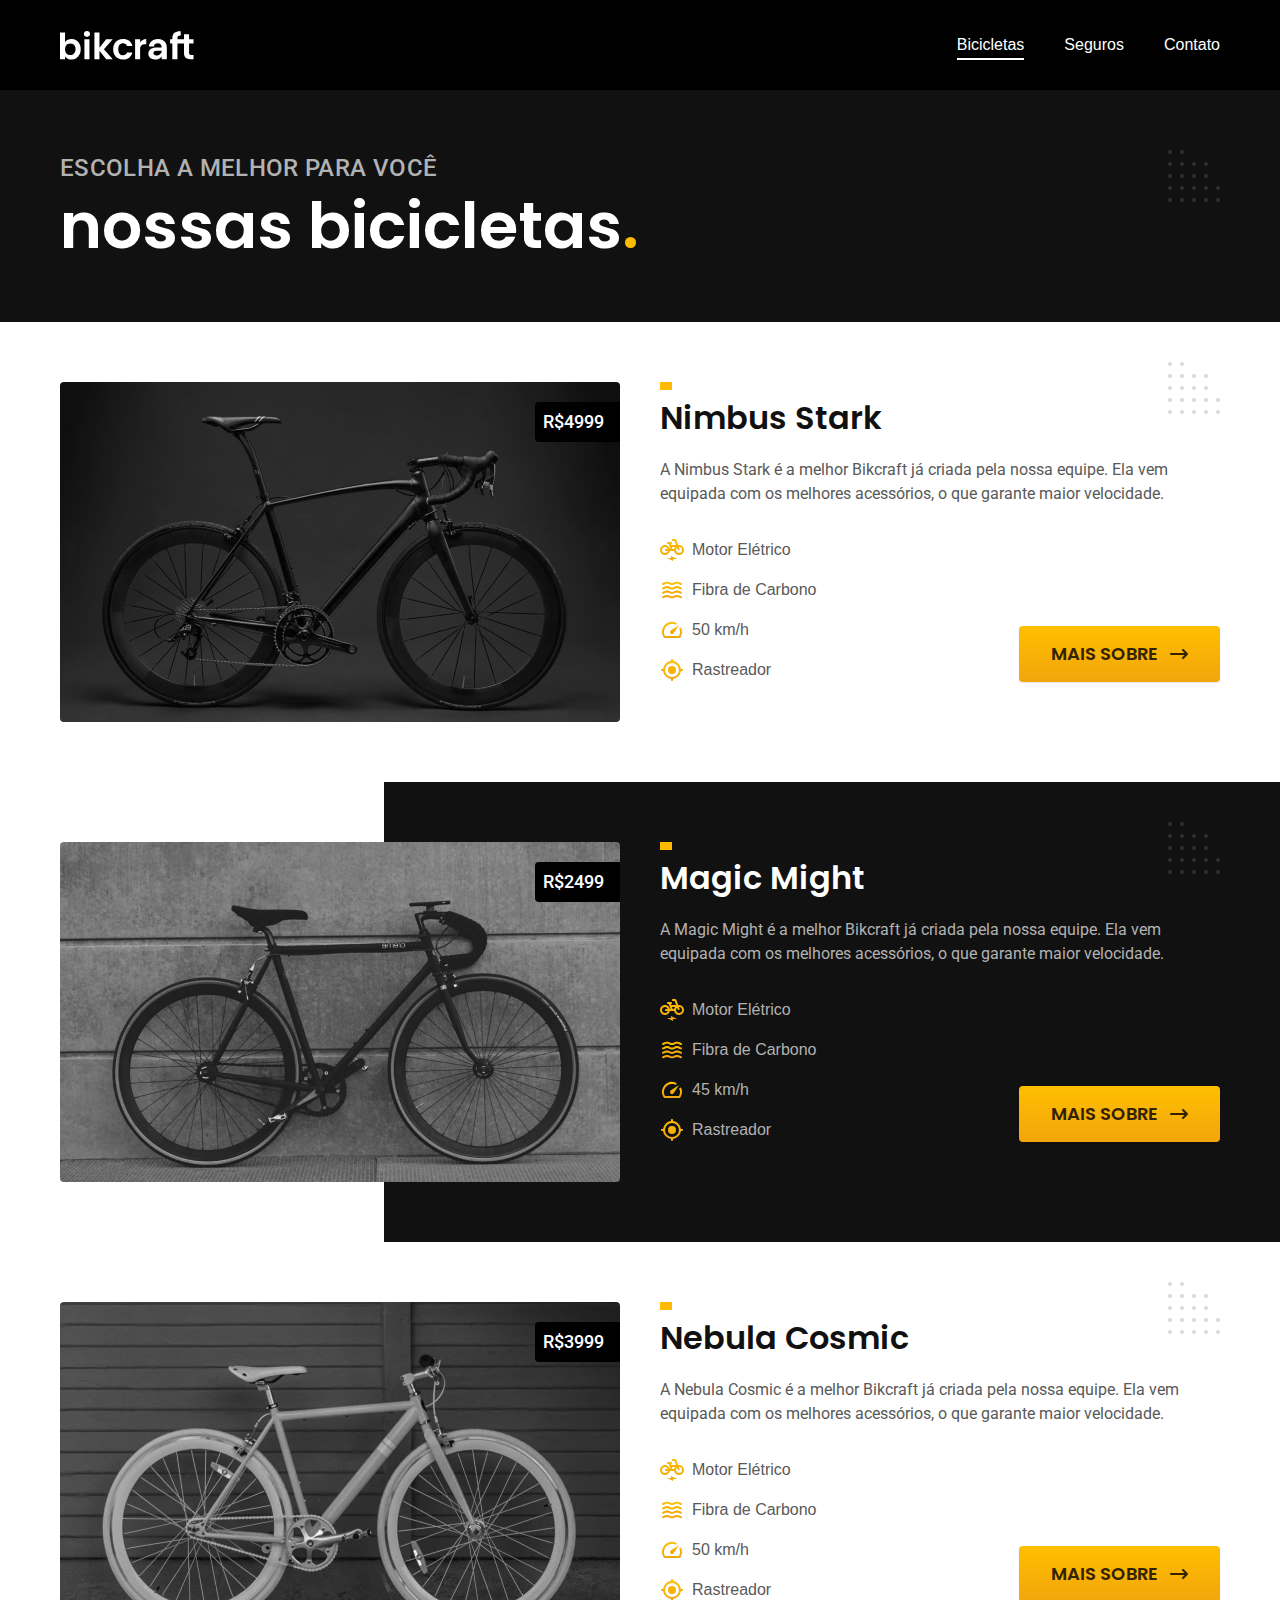
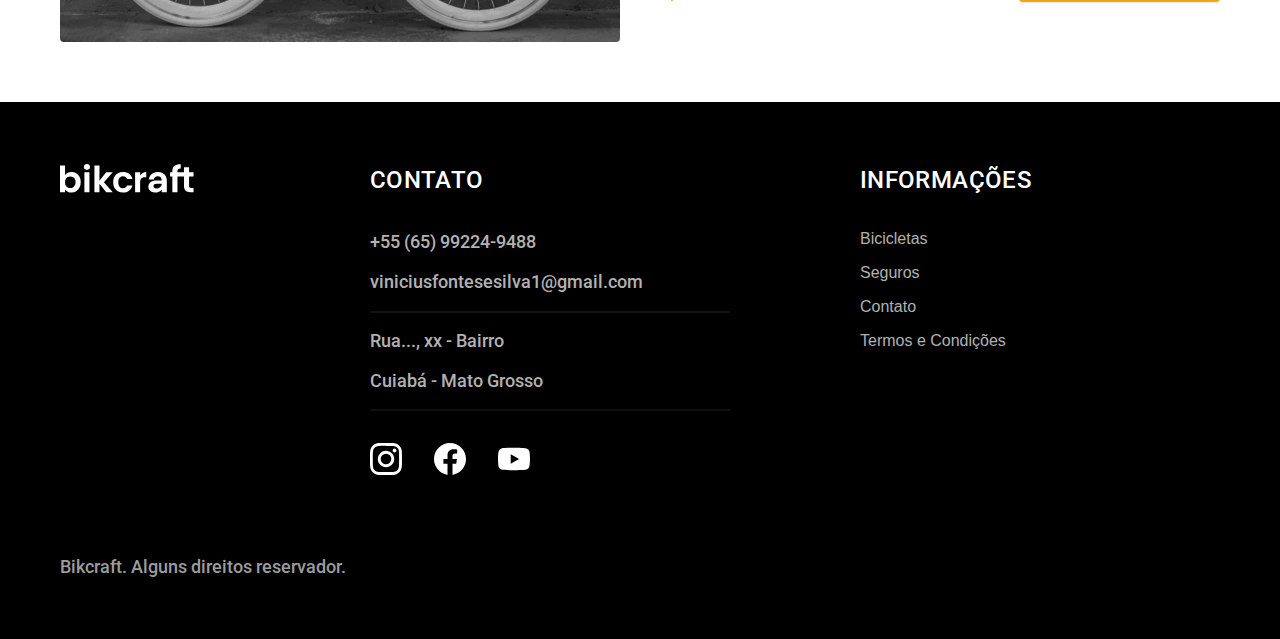
<file: bicicletas.html>
<!DOCTYPE html>
<html lang="pt-br">

<head>
    <meta charset="UTF-8">
    <meta name="viewport" content="width=device-width, initial-scale=1.0">
    <title>Bicicletas | Bikcraft - Bicicletas Elétricas</title>
    <meta name="description" content="Bicicletas da Bikcraft.">
    <link rel="shortcut icon" href="./favicon.svg" type="image/svg+xml">
    <link rel="preload" href="./css/style.min.css" as="style">
    <link rel="stylesheet" href="./css/style.min.css">

    <link rel="preconnect" href="https://fonts.googleapis.com">
    <link rel="preconnect" href="https://fonts.gstatic.com" crossorigin>
    <link href="https://fonts.googleapis.com/css2?family=Merriweather:ital,wght@0,300;0,400;0,700;0,900;1,300;1,400;1,700;1,900&family=Poppins:ital,wght@0,100;0,200;0,300;0,400;0,500;0,600;0,700;0,800;0,900;1,100;1,200;1,300;1,400;1,500;1,600;1,700;1,800;1,900&family=Roboto:ital,wght@0,100;0,300;0,400;0,500;0,700;0,900;1,100;1,300;1,400;1,500;1,700;1,900&display=swap" rel="stylesheet">
    <script>document.documentElement.classList.add('js');</script>
</head>

<body id="bicicleta">
    <header class="header-bg">
        <div class="header container">
            <a href="./">
                <img src="./img/bikcraft.svg" alt="Bikcraft">
            </a>

            <nav aria-label="primaria">
                <ul class="header-menu font-1-m cor-0">
                    <li><a href="./bicicletas.html">Bicicletas</a></li>
                    <li><a href="./seguros.html">Seguros</a></li>
                    <li><a href="./contato.html">Contato</a></li>
                </ul>
            </nav>
        </div>
    </header>

    <main>
        <div class="titulo-bg">
            <div class="titulo container">
                <p class="font-2-l-b cor-5">Escolha a melhor para você</p>
                <h1 class="font-1-xxl cor-0">nossas bicicletas<span class="cor-p1">.</span></h1>
            </div>
        </div>

        <div class="bicicletas-bg">

            <div class="bicicletas container">
                <div class="bicicletas-imagem">
                    <img src="img/bicicletas/nimbus.jpg" alt="Bicicleta preta">
                    <span class="font-2-m cor-0">R$4999</span>
                </div>

                <div class="bicicletas-conteudo">
                    <h2 class="font-1-xl">Nimbus Stark</h2>
                    <p class="font-2-s cor-8">A Nimbus Stark é a melhor Bikcraft já criada pela nossa equipe. Ela vem equipada com os melhores acessórios, o que garante maior velocidade.</p>
                    <ul class="font-1-m cor-8">
                        <li>
                            <img src="img/icones/eletrica.svg" alt="">
                            Motor Elétrico
                        </li>
                        <li>
                            <img src="img/icones/carbono.svg" alt="">
                            Fibra de Carbono
                        </li>
                        <li>
                            <img src="img/icones/velocidade.svg" alt="">
                            50 km/h
                        </li>
                        <li>
                            <img src="img/icones/rastreador.svg" alt="">
                            Rastreador
                        </li>
                    </ul>
                    <a class="botao seta" href="./bicicletas/nimbus.html">Mais Sobre</a>
                </div>
            </div>

        </div>

        <div class="bicicletas-bg">

            <div class="bicicletas container">
                <div class="bicicletas-imagem">
                    <img src="img/bicicletas/magic.jpg" alt="Bicicleta preta">
                    <span class="font-2-m cor-0">R$2499</span>
                </div>

                <div class="bicicletas-conteudo">
                    <h2 class="font-1-xl cor-0">Magic Might</h2>
                    <p class="font-2-s cor-5">A Magic Might é a melhor Bikcraft já criada pela nossa equipe. Ela vem equipada com os melhores acessórios, o que garante maior velocidade.</p>
                    <ul class="font-1-m cor-5">
                        <li>
                            <img src="img/icones/eletrica.svg" alt="">
                            Motor Elétrico
                        </li>
                        <li>
                            <img src="img/icones/carbono.svg" alt="">
                            Fibra de Carbono
                        </li>
                        <li>
                            <img src="img/icones/velocidade.svg" alt="">
                            45 km/h
                        </li>
                        <li>
                            <img src="img/icones/rastreador.svg" alt="">
                            Rastreador
                        </li>
                    </ul>
                    <a class="botao seta" href="./bicicletas/magic.html">Mais Sobre</a>
                </div>
            </div>

        </div>

        <div class="bicicletas-bg">

            <div class="bicicletas container">
                <div class="bicicletas-imagem">
                    <img src="img/bicicletas/nebula.jpg" alt="Bicicleta preta">
                    <span class="font-2-m cor-0">R$3999</span>
                </div>

                <div class="bicicletas-conteudo">
                    <h2 class="font-1-xl">Nebula Cosmic</h2>
                    <p class="font-2-s cor-8">A Nebula Cosmic é a melhor Bikcraft já criada pela nossa equipe. Ela vem equipada com os melhores acessórios, o que garante maior velocidade.</p>
                    <ul class="font-1-m cor-8">
                        <li>
                            <img src="img/icones/eletrica.svg" alt="">
                            Motor Elétrico
                        </li>
                        <li>
                            <img src="img/icones/carbono.svg" alt="">
                            Fibra de Carbono
                        </li>
                        <li>
                            <img src="img/icones/velocidade.svg" alt="">
                            50 km/h
                        </li>
                        <li>
                            <img src="img/icones/rastreador.svg" alt="">
                            Rastreador
                        </li>
                    </ul>
                    <a class="botao seta" href="./bicicletas/nebula.html">Mais Sobre</a>
                </div>
            </div>

        </div>
    </main>



    <footer class="footer-bg">
        <div class="footer container">
            <img src="img/bikcraft.svg" alt="Bikcraft">
            <div class="footer-contato">
                <h3 class="font-2-l-b cor-0">Contato</h3>
                <ul class="font-2-m cor-5">
                    <li><a href="tel:+5565992249488">+55 (65) 99224-9488</a></li>
                    <li><a href="mailto:viniciusfontesesilva1@gmail.com">viniciusfontesesilva1@gmail.com</a></li>
                    <li>Rua..., xx - Bairro</li>
                    <li>Cuiabá - Mato Grosso</li>
                </ul>
                <div class="footer-redes">
                    <a href="#">
                        <img src="img/redes/instagram.svg" alt="Instagram">
                    </a>
                    <a href="#">
                        <img src="img/redes/facebook.svg" alt="facebook">
                    </a>
                    <a href="#">
                        <img src="img/redes/youtube.svg" alt="youtube">
                    </a>
                </div>
            </div>
            <div class="footer-informacoes">
                <h3 class="font-2-l-b cor-0">Informações</h3>
                <nav>
                    <ul class="font-1-m cor-5">
                        <li><a href="./bicicletas.html">Bicicletas</a></li>
                        <li><a href="./seguros.html">Seguros</a></li>
                        <li><a href="./contato.html">Contato</a></li>
                        <li><a href="./termos.html">Termos e Condições</a></li>
                    </ul>
                </nav>
            </div>
            <p class="footer-copy font-2-m cor-6">Bikcraft. Alguns direitos reservador.</p>
        </div>
    </footer>
    <script src="./js/script.js"></script>
</body>

</html>
</file>
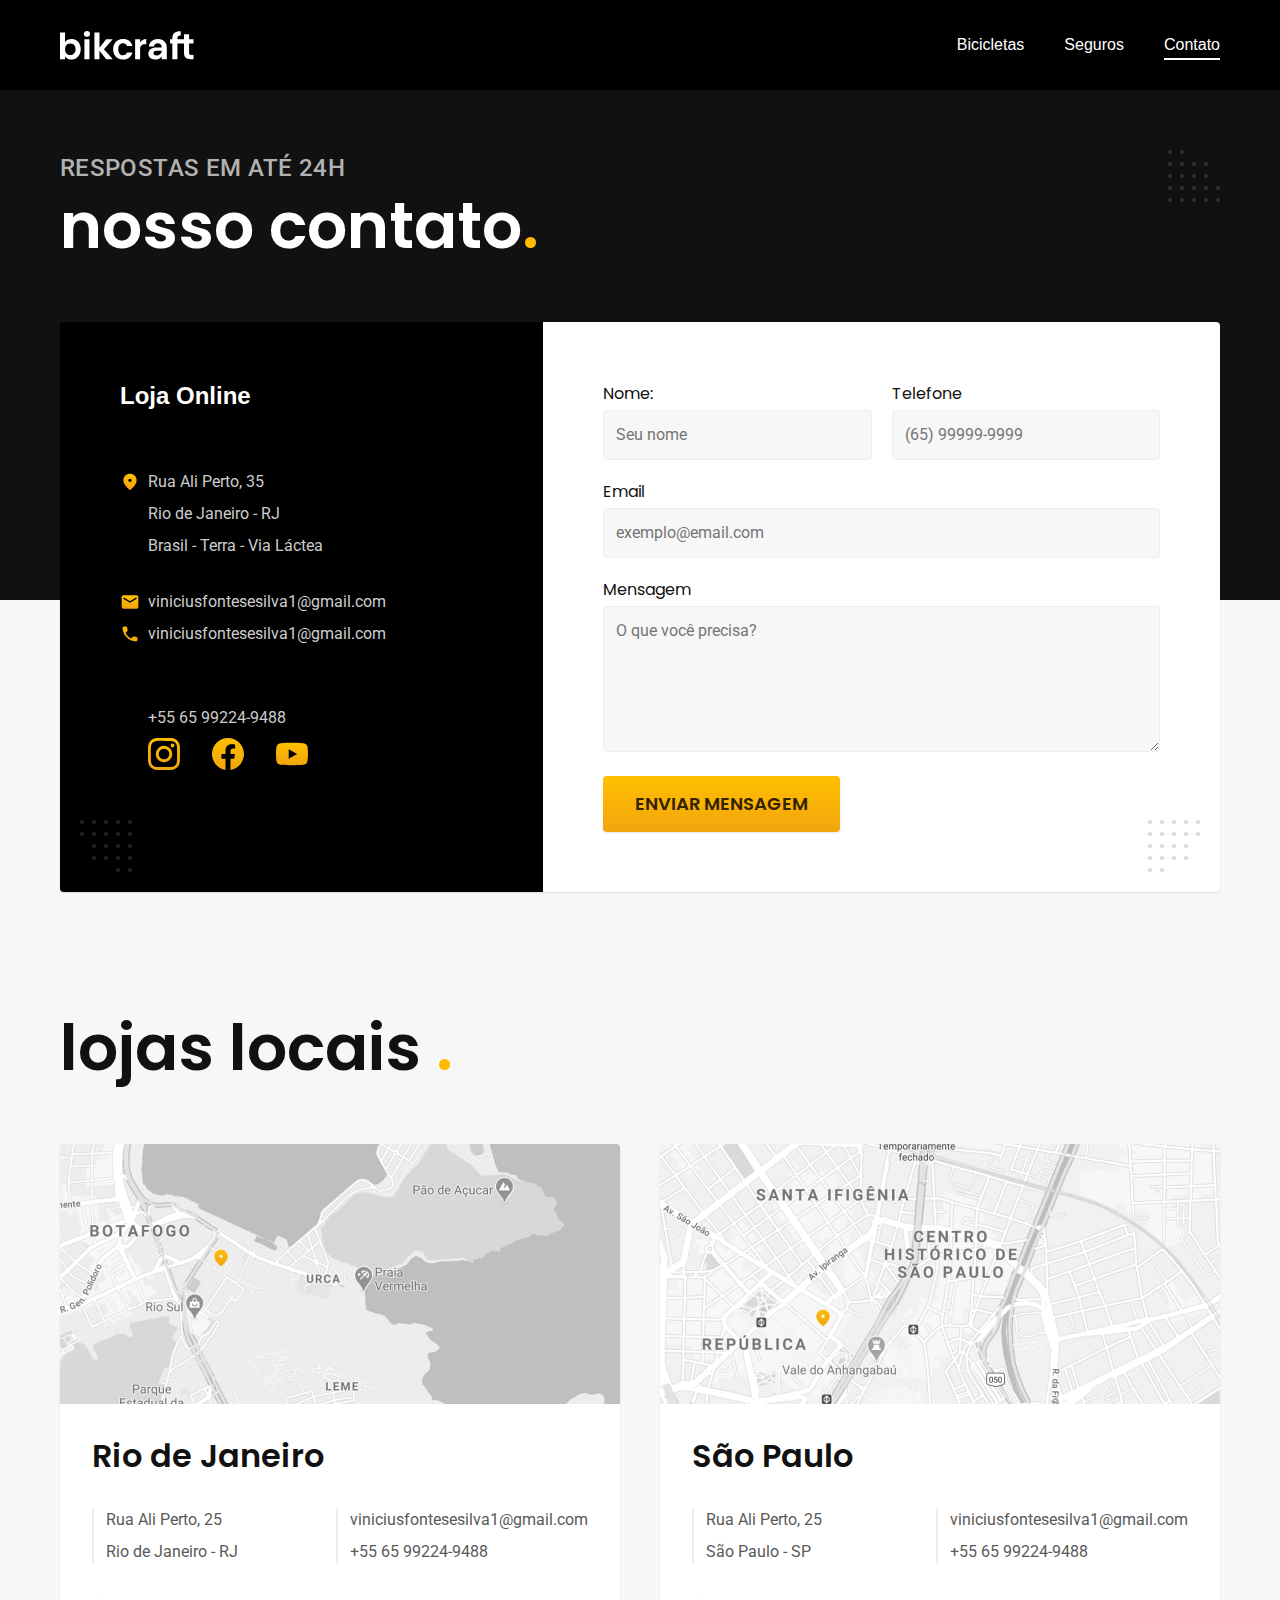
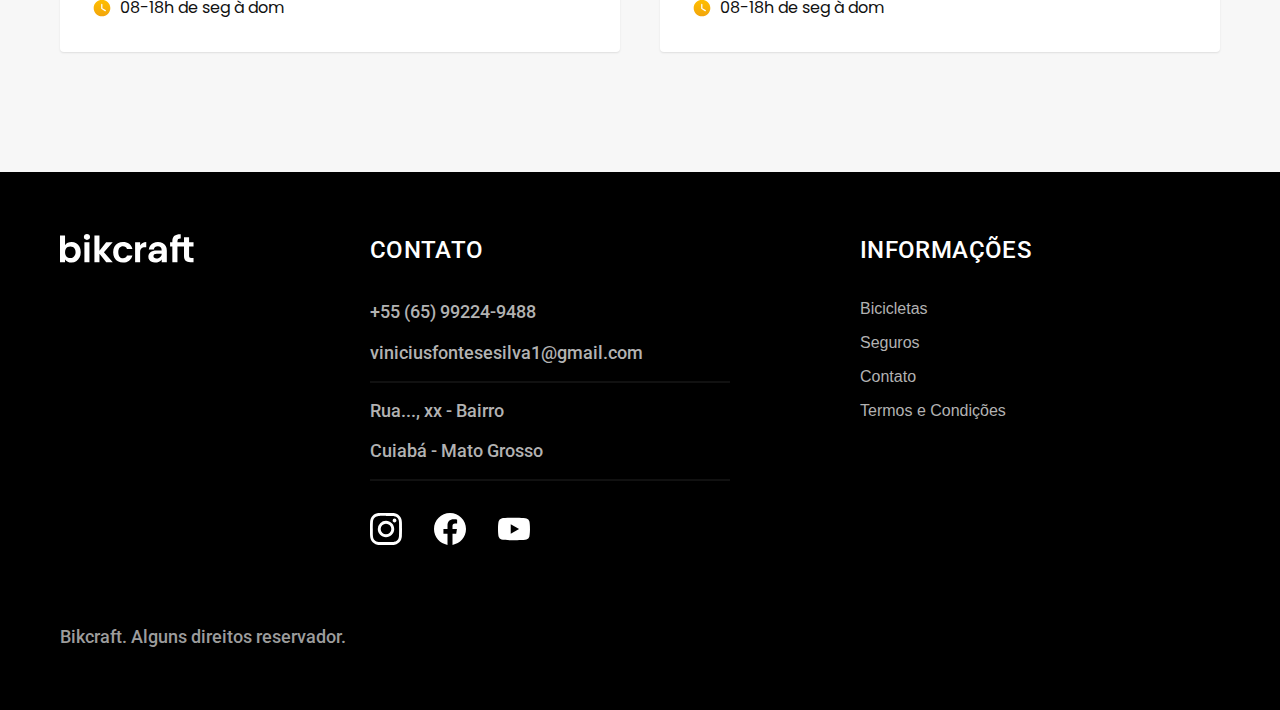
<file: contato.html>
<!DOCTYPE html>
<html lang="pt-br">

<head>
    <meta charset="UTF-8">
    <meta name="viewport" content="width=device-width, initial-scale=1.0">
    <title>Contato | Bikcraft - Bicicletas Elétricas</title>
    <meta name="description" content="Contato.">
    <link rel="shortcut icon" href="./favicon.svg" type="image/svg+xml">
    <link rel="preload" href="./css/style.min.css" as="style">
    <link rel="stylesheet" href="./css/style.min.css">

    <link rel="preconnect" href="https://fonts.googleapis.com">
    <link rel="preconnect" href="https://fonts.gstatic.com" crossorigin>
    <link href="https://fonts.googleapis.com/css2?family=Merriweather:ital,wght@0,300;0,400;0,700;0,900;1,300;1,400;1,700;1,900&family=Poppins:ital,wght@0,100;0,200;0,300;0,400;0,500;0,600;0,700;0,800;0,900;1,100;1,200;1,300;1,400;1,500;1,600;1,700;1,800;1,900&family=Roboto:ital,wght@0,100;0,300;0,400;0,500;0,700;0,900;1,100;1,300;1,400;1,500;1,700;1,900&display=swap" rel="stylesheet">
    <script>document.documentElement.classList.add('js');</script>
</head>

<body id="contato">
    <header class="header-bg">
        <div class="header container">
            <a href="./">
                <img src="./img/bikcraft.svg" alt="Bikcraft">
            </a>

            <nav aria-label="primaria">
                <ul class="header-menu font-1-m cor-0">
                    <li><a href="./bicicletas.html">Bicicletas</a></li>
                    <li><a href="./seguros.html">Seguros</a></li>
                    <li><a href="./contato.html">Contato</a></li>
                </ul>
            </nav>
        </div>
    </header>

    <main>
        <div class="titulo-bg">
            <div class="titulo container">
                <p class="font-2-l-b cor-5">Respostas em até 24h</p>
                <h1 class="font-1-xxl cor-0">nosso contato<span class="cor-p1">.</span></h1>
            </div>
        </div>

        <div class="contato container">
            <section class="contato-dados" aria-label="Endereço">
                <h2 class="font-1-m cor-0">Loja Online</h2>
                <div class="contato-endereco font-2-s cor-4">
                    <p>Rua Ali Perto, 35</p>
                    <p>Rio de Janeiro - RJ</p>
                    <p>Brasil - Terra - Via Láctea</p>
                </div>
                <address class="contato-meios font-2-s cor-4">
                    <a href="mailto:viniciusfontesesilva1@gmail.com">viniciusfontesesilva1@gmail.com</a>
                    <a href="mailto:viniciusfontesesilva1@gmail.com">viniciusfontesesilva1@gmail.com</a>
                    <a href="tel:+5565992249488">+55 65 99224-9488</a>
                </address>
                <div class="contato-redes">
                    <a href="#">
                        <img src="img/redes/instagram-p.svg" alt="Instagram">
                    </a>
                    <a href="#">
                        <img src="img/redes/facebook-p.svg" alt="facebook">
                    </a>
                    <a href="#">
                        <img src="img/redes/youtube-p.svg" alt="youtube">
                    </a>
                </div>
            </section>
            <section class="contato-formulario" aria-label="Formulário">
                <form action="./contato.html" class="form">
                    <div>
                        <label for="nome">Nome:</label>
                        <input type="text" name="nome" id="nome" placeholder="Seu nome">
                    </div>
                    <div>
                        <label for="telefone">Telefone</label>
                        <input type="text" name="telefone" id="telefone" placeholder="(65) 99999-9999">
                    </div>
                    <div class="col-2">
                        <label for="email">Email</label>
                        <input type="email" name="email" id="email" placeholder="exemplo@email.com">
                    </div>
                    <div class="col-2">
                        <label for="mensagem">Mensagem</label>
                        <textarea rows="5" name="mensagem" id="mensagem" placeholder="O que você precisa?"></textarea>
                    </div>
                    <button class="botao col-2">Enviar Mensagem</button>
                </form>
            </section>
        </div>

        <article class="lojas container">
            <h2 class="font-1-xxl">lojas locais <span class="cor-p1">.</span></h2>
            <div class="lojas-item">
                <img src="./img/lojas/rj.jpg" alt="mapa marcando o endereço em Rua Ali Perto, 25 - Rio de Janeiro - RJ">
                <div class="lojas-conteudo">
                    <h3 class="font-1-xl">Rio de Janeiro</h3>
                    <div class="lojas-dados font-2-s cor-8">
                        <p>Rua Ali Perto, 25</p>
                        <p>Rio de Janeiro - RJ</p>
                    </div>
                    <div class="lojas-dados font-2-s cor-8">
                        <a href="mailto:viniciusfontesesilva1@gmail.com">viniciusfontesesilva1@gmail.com</a>
                        <a href="tel:+5565992249488">+55 65 99224-9488</a>
                    </div>
                    <p class="lojas-tempo font-1-s"><img src="./img/icones/horario.svg" alt="">08-18h de seg à dom</p>
                </div>
            </div>

            <div class="lojas-item">
                <img src="./img/lojas/sp.jpg" alt="mapa marcando o endereço em Rua Ali Perto, 25 - São Paulo - SP">
                <div class="lojas-conteudo">
                    <h3 class="font-1-xl">São Paulo</h3>
                    <div class="lojas-dados font-2-s cor-8">
                        <p>Rua Ali Perto, 25</p>
                        <p>São Paulo - SP</p>
                    </div>
                    <div class="lojas-dados font-2-s cor-8">
                        <a href="mailto:viniciusfontesesilva1@gmail.com">viniciusfontesesilva1@gmail.com</a>
                        <a href="tel:+5565992249488">+55 65 99224-9488</a>
                    </div>
                    <p class="lojas-tempo font-1-s"><img src="./img/icones/horario.svg" alt="">08-18h de seg à dom</p>
                </div>
            </div>
        </article>
    </main>



    <footer class="footer-bg">
        <div class="footer container">
            <img src="img/bikcraft.svg" alt="Bikcraft">
            <div class="footer-contato">
                <h3 class="font-2-l-b cor-0">Contato</h3>
                <ul class="font-2-m cor-5">
                    <li><a href="tel:+5565992249488">+55 (65) 99224-9488</a></li>
                    <li><a href="mailto:viniciusfontesesilva1@gmail.com">viniciusfontesesilva1@gmail.com</a></li>
                    <li>Rua..., xx - Bairro</li>
                    <li>Cuiabá - Mato Grosso</li>
                </ul>
                <div class="footer-redes">
                    <a href="#">
                        <img src="img/redes/instagram.svg" alt="Instagram">
                    </a>
                    <a href="#">
                        <img src="img/redes/facebook.svg" alt="facebook">
                    </a>
                    <a href="#">
                        <img src="img/redes/youtube.svg" alt="youtube">
                    </a>
                </div>
            </div>
            <div class="footer-informacoes">
                <h3 class="font-2-l-b cor-0">Informações</h3>
                <nav>
                    <ul class="font-1-m cor-5">
                        <li><a href="./bicicletas.html">Bicicletas</a></li>
                        <li><a href="./seguros.html">Seguros</a></li>
                        <li><a href="./contato.html">Contato</a></li>
                        <li><a href="./termos.html">Termos e Condições</a></li>
                    </ul>
                </nav>
            </div>
            <p class="footer-copy font-2-m cor-6">Bikcraft. Alguns direitos reservador.</p>
        </div>
    </footer>
    <script src="./js/script.js"></script>
</body>

</html>
</file>
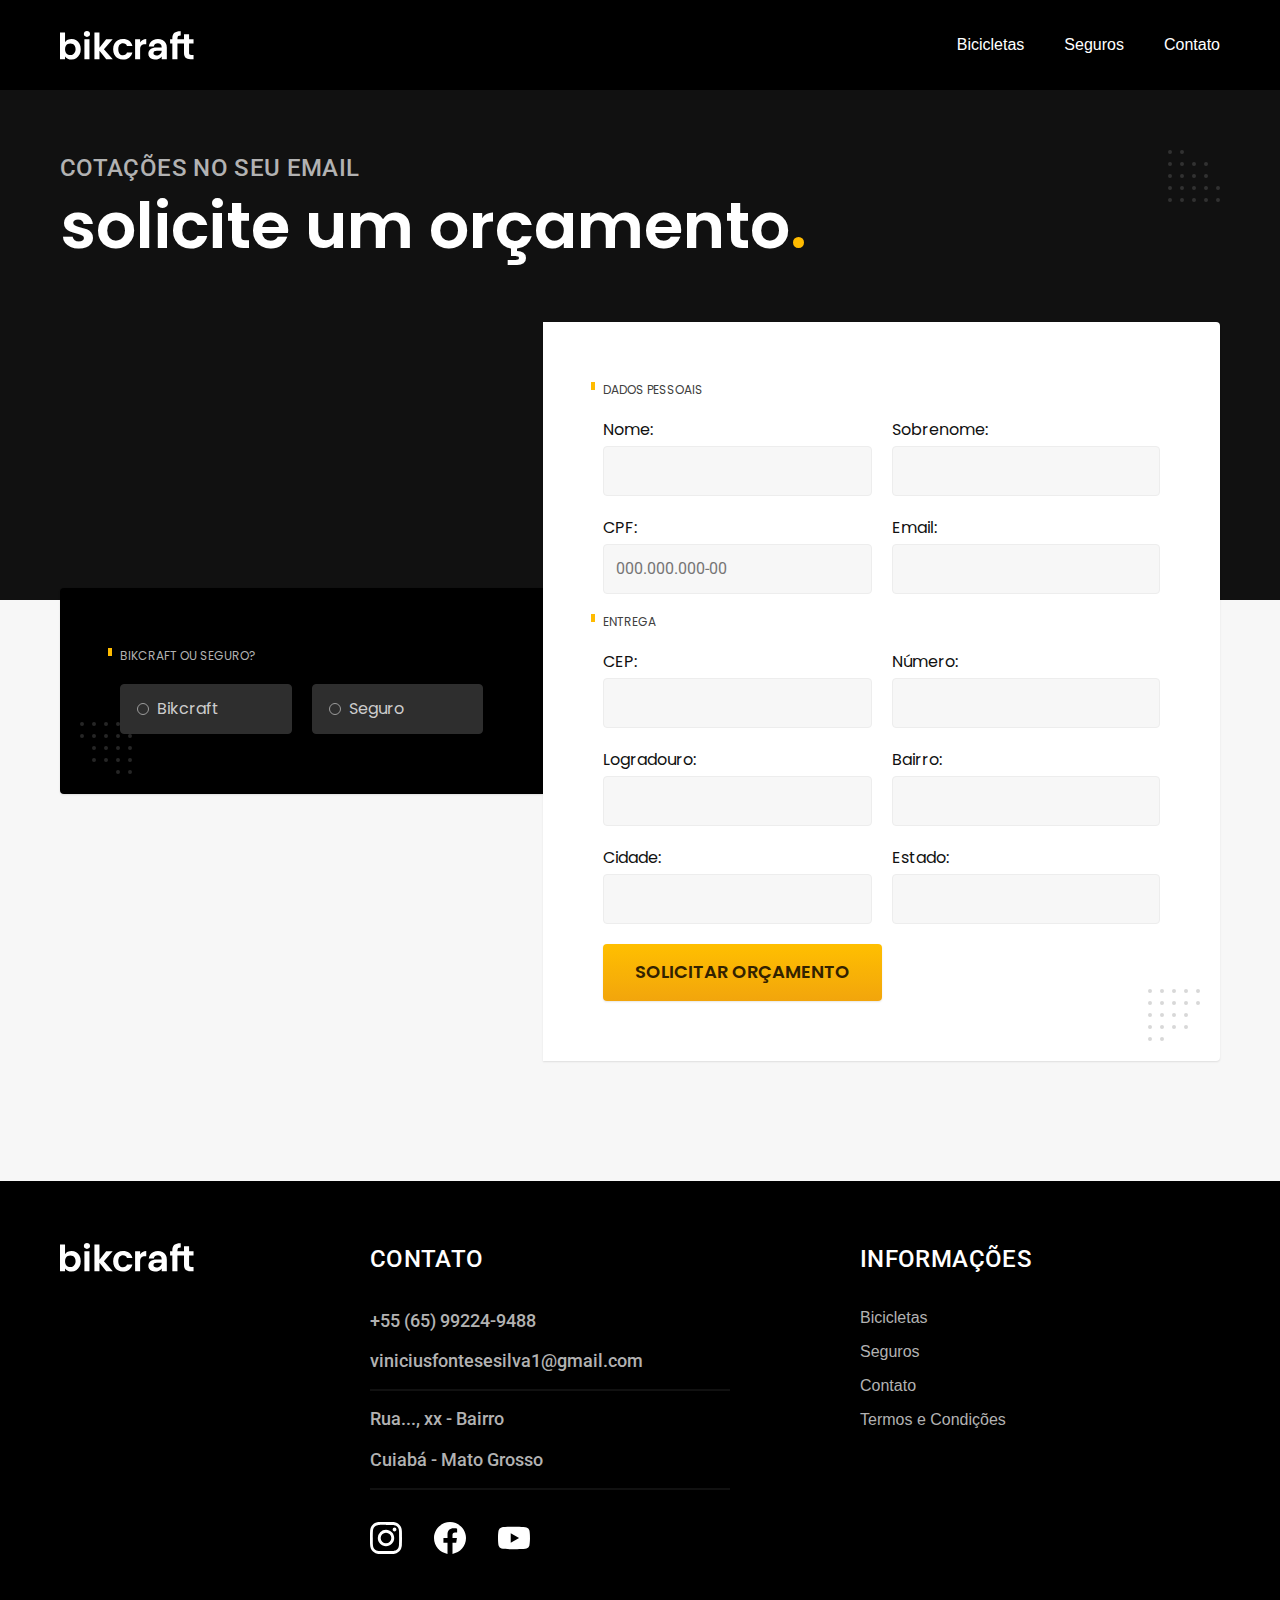
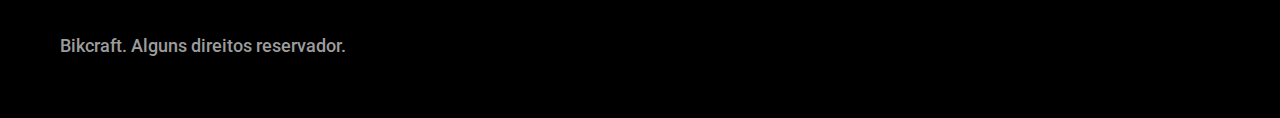
<file: orcamento.html>
<!DOCTYPE html>
<html lang="pt-br">

<head>
    <meta charset="UTF-8">
    <meta name="viewport" content="width=device-width, initial-scale=1.0">
    <title>Orçamento | Bikcraft - Bicicletas Elétricas</title>
    <meta name="description" content="Orçamento.">
    <link rel="shortcut icon" href="./favicon.svg" type="image/svg+xml">
    <link rel="preload" href="./css/style.min.css" as="style">
    <link rel="stylesheet" href="./css/style.min.css">

    <link rel="preconnect" href="https://fonts.googleapis.com">
    <link rel="preconnect" href="https://fonts.gstatic.com" crossorigin>
    <link href="https://fonts.googleapis.com/css2?family=Merriweather:ital,wght@0,300;0,400;0,700;0,900;1,300;1,400;1,700;1,900&family=Poppins:ital,wght@0,100;0,200;0,300;0,400;0,500;0,600;0,700;0,800;0,900;1,100;1,200;1,300;1,400;1,500;1,600;1,700;1,800;1,900&family=Roboto:ital,wght@0,100;0,300;0,400;0,500;0,700;0,900;1,100;1,300;1,400;1,500;1,700;1,900&display=swap" rel="stylesheet">
    <script>document.documentElement.classList.add('js');</script>
</head>

<body id="orcamento">
    <header class="header-bg">
        <div class="header container">
            <a href="./">
                <img src="./img/bikcraft.svg" alt="Bikcraft">
            </a>

            <nav aria-label="primaria">
                <ul class="header-menu font-1-m cor-0">
                    <li><a href="./bicicletas.html">Bicicletas</a></li>
                    <li><a href="./seguros.html">Seguros</a></li>
                    <li><a href="./contato.html">Contato</a></li>
                </ul>
            </nav>
        </div>
    </header>

    <main>
        <div class="titulo-bg">
            <div class="titulo container">
                <p class="font-2-l-b cor-5">Cotações no seu email</p>
                <h1 class="font-1-xxl cor-0">solicite um orçamento<span class="cor-p1">.</span></h1>
            </div>
        </div>

        <form class="orcamento container" action="">

            <div class="orcamento-produto">
                <h2 class="font-1-xs cor-5">Bikcraft ou Seguro?</h2>

                <input type="radio" name="tipo" value="bikcraft" id="bikcraft">
                <label for="bikcraft">Bikcraft</label>

                <input type="radio" name="tipo" value="seguro" id="seguro">
                <label for="seguro">Seguro</label>

                <div class="orcamento-conteudo" id="orcamento-bikcraft">
                    <h2 class="font-1-xs cor-5">Escolha a sua</h2>

                    <input type="radio" name="produto" value="nimbus" id="nimbus">
                    <label for="nimbus">Nimbus Stark <span>R$ 4999</span></label>
                    <div class="orcamento-detalhes">
                        <ul class="font-1-xs cor-8">
                            <li><img src="./img/icones/eletrica.svg" alt=""> Motor Elétrico</li>
                            <li><img src="./img/icones/carbono.svg" alt=""> Fibra de Carbono</li>
                            <li><img src="./img/icones/velocidade.svg" alt=""> 50 km/h</li>
                            <li><img src="./img/icones/rastreador.svg" alt=""> Rastreador</li>
                        </ul>
                        <img src="./img/bicicletas/nimbus.jpg" alt="Bicicleta Preta">
                    </div>

                    <input type="radio" name="produto" value="magic" id="magic">
                    <label for="magic">Magic Might <span>R$ 2499</span></label>
                    <div class="orcamento-detalhes">
                        <ul class="font-1-xs cor-8">
                            <li><img src="./img/icones/eletrica.svg" alt=""> Motor Elétrico</li>
                            <li><img src="./img/icones/carbono.svg" alt=""> Fibra de Carbono</li>
                            <li><img src="./img/icones/velocidade.svg" alt=""> 45 km/h</li>
                            <li><img src="./img/icones/rastreador.svg" alt=""> Rastreador</li>
                        </ul>
                        <img src="./img/bicicletas/magic.jpg" alt="Bicicleta Preta">
                    </div>

                    <input type="radio" name="produto" value="nebula" id="nebula">
                    <label for="nebula">Nebula Cosmic <span>R$ 3999</span></label>
                    <div class="orcamento-detalhes">
                        <ul class="font-1-xs cor-8">
                            <li><img src="./img/icones/eletrica.svg" alt=""> Motor Elétrico</li>
                            <li><img src="./img/icones/carbono.svg" alt=""> Fibra de Carbono</li>
                            <li><img src="./img/icones/velocidade.svg" alt=""> 40 km/h</li>
                            <li><img src="./img/icones/rastreador.svg" alt=""> Rastreador</li>
                        </ul>
                        <img src="./img/bicicletas/nebula.jpg" alt="Bicicleta Branca">
                    </div>
                </div>

                <div class="orcamento-conteudo" id="orcamento-seguro">
                    <h2 class="font-1-xs cor-5">Escolha o plano</h2>

                    <input type="radio" name="produto" value="prata" id="prata">
                    <label for="prata">Prata <span>R$ 199</span></label>

                    <input type="radio" name="produto" value="ouro" id="ouro">
                    <label for="ouro">Ouro <span>R$ 299</span></label>
                </div>
            </div>

            <div class="orcamento-dados form">
                <h2 class="font-1-xs cor-9 col-2">dados pessoais</h2>
                <div>
                    <label for="nome">Nome:</label>
                    <input type="text" name="nome" id="nome">
                </div>
                <div>
                    <label for="sobrenome">Sobrenome:</label>
                    <input type="text" name="sobrenome" id="sobrenome">
                </div>
                <div>
                    <label class="col-2" for="cpf">CPF:</label>
                    <input type="text" name="cpf" id="cpf" placeholder="000.000.000-00">
                </div>
                <div>
                    <label class="col-2" for="email">Email:</label>
                    <input type="email" name="email" id="email">
                </div>
                <h2 class="font-1-xs cor-9 col-2">entrega</h2>
                <div>
                    <label for="cep">CEP:</label>
                    <input type="text" name="cep" id="cep">
                </div>
                <div>
                    <label for="numero">Número:</label>
                    <input type="text" name="numero" id="numero">
                </div>
                <div>
                    <label for="logradouro">Logradouro:</label>
                    <input type="text" name="logradouro" id="logradouro">
                </div>
                <div>
                    <label for="bairro">Bairro:</label>
                    <input type="text" name="bairro" id="bairro">
                </div>
                <div>
                    <label for="cidade">Cidade:</label>
                    <input type="text" name="cidade" id="cidade">
                </div>
                <div>
                    <label for="estado">Estado:</label>
                    <input type="text" name="estado" id="estado">
                </div>
                <button class="botao col-2">Solicitar Orçamento</button>
            </div>
        </form>
    </main>



    <footer class="footer-bg">
        <div class="footer container">
            <img src="img/bikcraft.svg" alt="Bikcraft">
            <div class="footer-contato">
                <h3 class="font-2-l-b cor-0">Contato</h3>
                <ul class="font-2-m cor-5">
                    <li><a href="tel:+5565992249488">+55 (65) 99224-9488</a></li>
                    <li><a href="mailto:viniciusfontesesilva1@gmail.com">viniciusfontesesilva1@gmail.com</a></li>
                    <li>Rua..., xx - Bairro</li>
                    <li>Cuiabá - Mato Grosso</li>
                </ul>
                <div class="footer-redes">
                    <a href="#">
                        <img src="img/redes/instagram.svg" alt="Instagram">
                    </a>
                    <a href="#">
                        <img src="img/redes/facebook.svg" alt="facebook">
                    </a>
                    <a href="#">
                        <img src="img/redes/youtube.svg" alt="youtube">
                    </a>
                </div>
            </div>
            <div class="footer-informacoes">
                <h3 class="font-2-l-b cor-0">Informações</h3>
                <nav>
                    <ul class="font-1-m cor-5">
                        <li><a href="./bicicletas.html">Bicicletas</a></li>
                        <li><a href="./seguros.html">Seguros</a></li>
                        <li><a href="./contato.html">Contato</a></li>
                        <li><a href="./termos.html">Termos e Condições</a></li>
                    </ul>
                </nav>
            </div>
            <p class="footer-copy font-2-m cor-6">Bikcraft. Alguns direitos reservador.</p>
        </div>
    </footer>
    <script src="./js/script.js"></script>
</body>

</html>
</file>
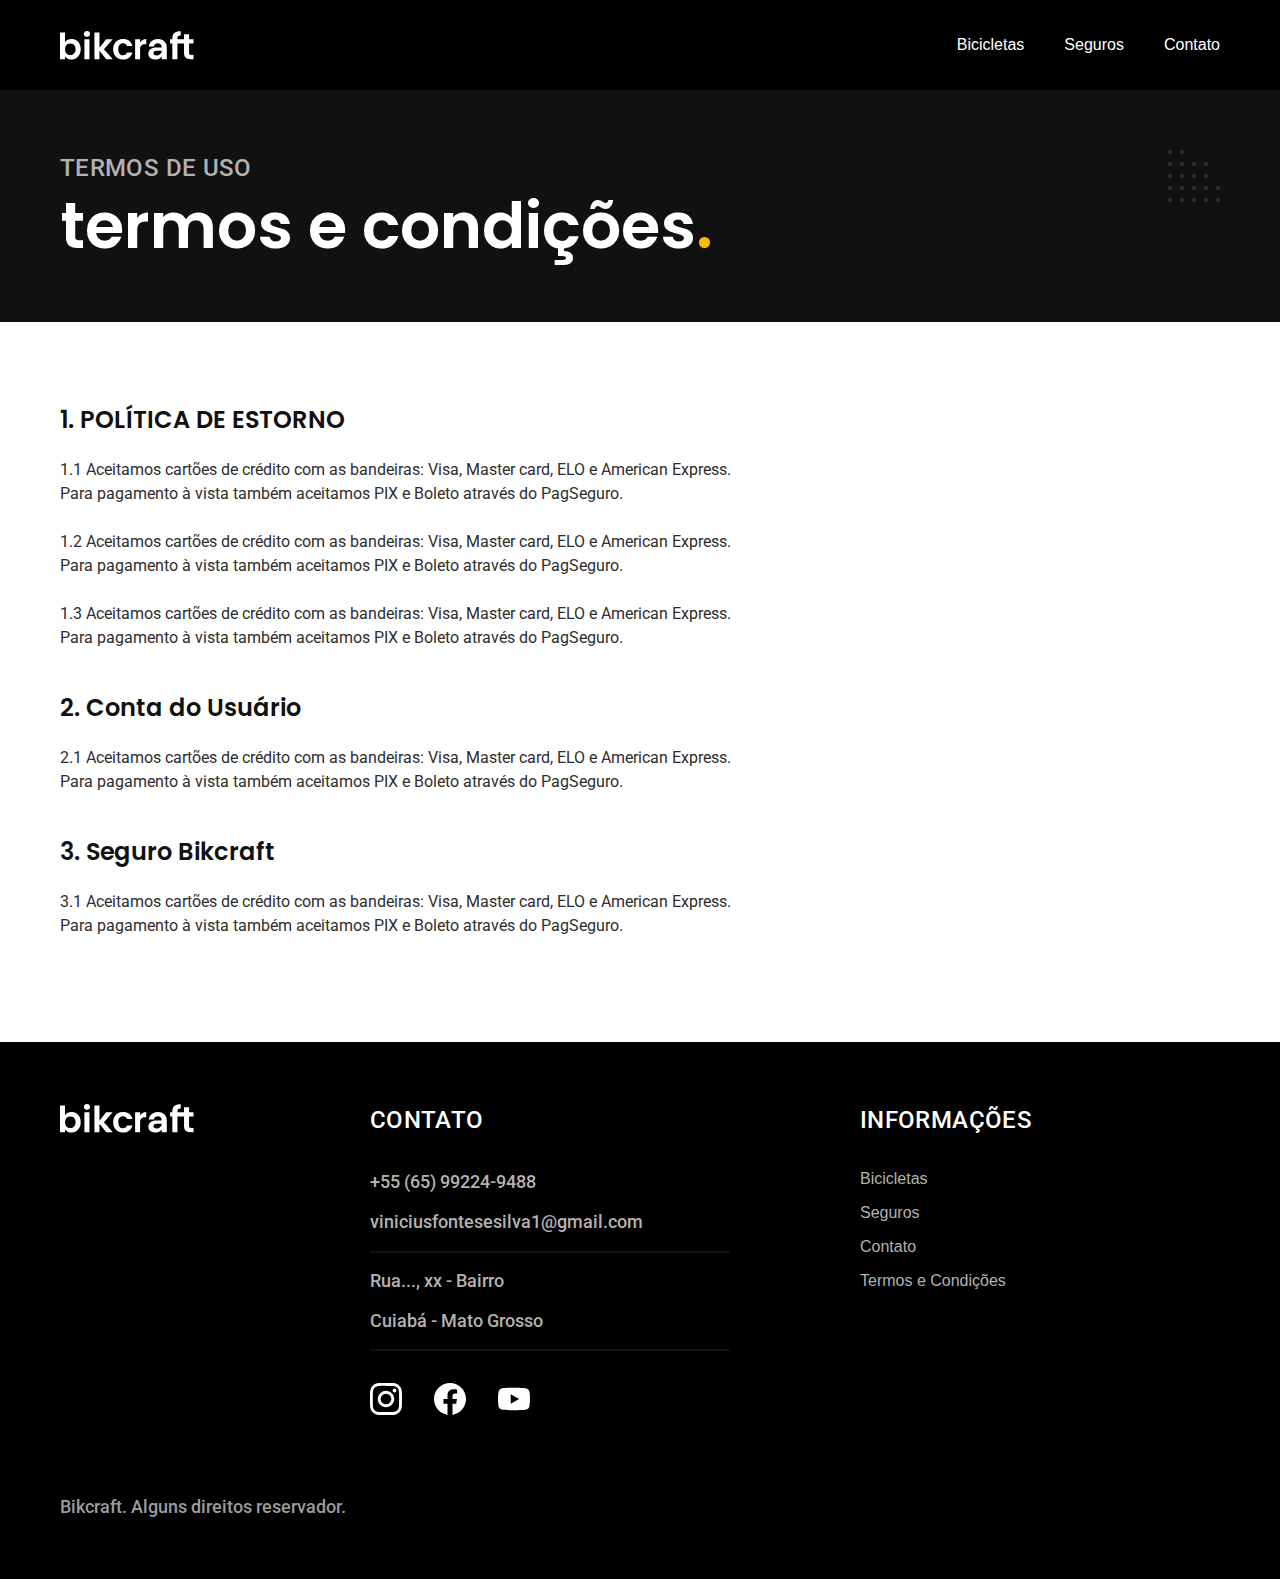
<file: termos.html>
<!DOCTYPE html>
<html lang="pt-br">

<head>
    <meta charset="UTF-8">
    <meta name="viewport" content="width=device-width, initial-scale=1.0">
    <title>Termos e Condições | Bikcraft - Bicicletas Elétricas</title>
    <meta name="description" content="Termos e condições.">
    <link rel="shortcut icon" href="./favicon.svg" type="image/svg+xml">
    <link rel="preload" href="./css/style.min.css" as="style">
    <link rel="stylesheet" href="./css/style.min.css">

    <link rel="preconnect" href="https://fonts.googleapis.com">
    <link rel="preconnect" href="https://fonts.gstatic.com" crossorigin>
    <link href="https://fonts.googleapis.com/css2?family=Merriweather:ital,wght@0,300;0,400;0,700;0,900;1,300;1,400;1,700;1,900&family=Poppins:ital,wght@0,100;0,200;0,300;0,400;0,500;0,600;0,700;0,800;0,900;1,100;1,200;1,300;1,400;1,500;1,600;1,700;1,800;1,900&family=Roboto:ital,wght@0,100;0,300;0,400;0,500;0,700;0,900;1,100;1,300;1,400;1,500;1,700;1,900&display=swap" rel="stylesheet">
    <script>document.documentElement.classList.add('js');</script>
</head>

<body id="termos">
    <header class="header-bg">
        <div class="header container">
            <a href="./">
                <img src="./img/bikcraft.svg" alt="Bikcraft">
            </a>

            <nav aria-label="primaria">
                <ul class="header-menu font-1-m cor-0">
                    <li><a href="./bicicletas.html">Bicicletas</a></li>
                    <li><a href="./seguros.html">Seguros</a></li>
                    <li><a href="./contato.html">Contato</a></li>
                </ul>
            </nav>
        </div>
    </header>

    <main>
        <div class="titulo-bg">
            <div class="titulo container">
                <p class="font-2-l-b cor-5">Termos de uso</p>
                <h1 class="font-1-xxl cor-0">termos e condições<span class="cor-p1">.</span></h1>
            </div>

        </div>

        <div class="termos font-2-s cor-10 container">
            <h2 class="font-1-l cor-11">1. POLÍTICA DE ESTORNO</h2>
            <p>1.1 Aceitamos cartões de crédito com as bandeiras: Visa, Master card, ELO e American Express. Para pagamento à vista também aceitamos PIX e Boleto através do PagSeguro.</p>
            <p>1.2 Aceitamos cartões de crédito com as bandeiras: Visa, Master card, ELO e American Express. Para pagamento à vista também aceitamos PIX e Boleto através do PagSeguro.</p>
            <p>1.3 Aceitamos cartões de crédito com as bandeiras: Visa, Master card, ELO e American Express. Para pagamento à vista também aceitamos PIX e Boleto através do PagSeguro.</p>

            <h2 class="font-1-l cor-11">2. Conta do Usuário</h2>
            <p>2.1 Aceitamos cartões de crédito com as bandeiras: Visa, Master card, ELO e American Express. Para pagamento à vista também aceitamos PIX e Boleto através do PagSeguro.</p>

            <h2 class="font-1-l cor-11">3. Seguro Bikcraft</h2>
            <p>3.1 Aceitamos cartões de crédito com as bandeiras: Visa, Master card, ELO e American Express. Para pagamento à vista também aceitamos PIX e Boleto através do PagSeguro.</p>

        </div>
    </main>



    <footer class="footer-bg">
        <div class="footer container">
            <img src="img/bikcraft.svg" alt="Bikcraft">
            <div class="footer-contato">
                <h3 class="font-2-l-b cor-0">Contato</h3>
                <ul class="font-2-m cor-5">
                    <li><a href="tel:+5565992249488">+55 (65) 99224-9488</a></li>
                    <li><a href="mailto:viniciusfontesesilva1@gmail.com">viniciusfontesesilva1@gmail.com</a></li>
                    <li>Rua..., xx - Bairro</li>
                    <li>Cuiabá - Mato Grosso</li>
                </ul>
                <div class="footer-redes">
                    <a href="#">
                        <img src="img/redes/instagram.svg" alt="Instagram">
                    </a>
                    <a href="#">
                        <img src="img/redes/facebook.svg" alt="facebook">
                    </a>
                    <a href="#">
                        <img src="img/redes/youtube.svg" alt="youtube">
                    </a>
                </div>
            </div>
            <div class="footer-informacoes">
                <h3 class="font-2-l-b cor-0">Informações</h3>
                <nav>
                    <ul class="font-1-m cor-5">
                        <li><a href="./bicicletas.html">Bicicletas</a></li>
                        <li><a href="./seguros.html">Seguros</a></li>
                        <li><a href="./contato.html">Contato</a></li>
                        <li><a href="./termos.html">Termos e Condições</a></li>
                    </ul>
                </nav>
            </div>
            <p class="footer-copy font-2-m cor-6">Bikcraft. Alguns direitos reservador.</p>
        </div>
    </footer>
    <script src="./js/script.js"></script>
</body>

</html>
</file>
<file: css/style.min.css>
@charset "UTF-8";.container{box-sizing:border-box;max-width:1200px;padding-left:20px;padding-right:20px;margin-left:auto;margin-right:auto}.botao{display:inline-block;padding:16px 32px;background:linear-gradient(#ffbf00,#f2a50c);border-radius:4px;box-shadow:0 1px 2px rgba(0,0,0,.1);text-transform:uppercase;color:#320;font:600 1.125rem/1.35 Poppins,sans-serif;max-width:max-content;border:none;cursor:pointer}.botao:hover{background:linear-gradient(#ffb60d,#e59317)}.botao.secundario{background:var(--cor-10);color:var(--cor-2)}.botao.seta{display:flex;align-items:center}.botao.seta::after{content:"";display:inline-block;width:18px;height:10px;margin-left:12px;background:url(../img/icones/seta.svg)}.botao.seta:hover::after{transform:translateX(4px);transition:.2s}.botao.secundario:hover{background:var(--cor-9)}@media (max-width:600px){.botao{padding:12px 16px;font-size:1rem}}.link{display:inline-block;color:var(--cor-p1);font:500 1.5rem/1.5 Poppins,sans-serif;text-transform:uppercase}.link::after{content:"";display:block;width:100%;height:4px;background-color:currentColor}.link:hover{color:var(--cor-0)}.titulo-bg{padding-top:60px;padding-bottom:60px;background-color:var(--cor-11)}.titulo{background:url(../img/dec/top-right.svg) no-repeat top right 20px}.titulo p{margin-bottom:4px}@media(max-width:800px){.titulo-bg{padding-top:40px;padding-bottom:40px}.titulo p{font-size:1rem;text-transform:lowercase;font-weight:400}}.font-1-xs{font:400 0.75rem/1.35 Poppins,sans-serif}.font-2-xs{font:400 0.875rem/1.43 Poppins,sans-serif}.font-1-s{font:400 1rem/1.5 Poppins,sans-serif}.font-2-s{font:400 1rem/1.5 Roboto,sans-serif}.font-1-m-b,.font-2-m{font:400 1.125rem/1.35 Poppins,sans-serif}.font-1-m-b{font-weight:600}.font-2-m{font:500 1.125rem/1.35 Roboto,sans-serif}.font-1-l{font:400 1.5rem/1.5 Poppins,sans-serif}.font-2-l,.font-2-l-b{font:400 1.5rem/1.5 Roboto,sans-serif}.font-2-l-b{font-weight:500;letter-spacing:.015em;text-transform:uppercase}.font-1-xl{font:600 2rem/1.25 Poppins,sans-serif}.font-2-xl{font:500 2rem/1.25 Roboto,sans-serif}.font-1-xxl{font:600 4rem/1.125 Poppins,sans-serif}@media (max-width:1200px){.font-1-xxl{font-size:3rem}.font-2-l,.font-2-l-b{font-size:1.125rem}}@media (max-width:800px){.font-1-xxl{font-size:2rem}.font-1-xl,.font-2-xl{font-size:1.5rem}}:root{--cor-0:#ffffff;--cor-1:#f7f7f7;--cor-2:#ededed;--cor-3:#dedede;--cor-4:#cccccc;--cor-5:#b2b2b2;--cor-6:#9c9c9c;--cor-7:#717171;--cor-8:#595959;--cor-9:#404040;--cor-10:#2e2e2e;--cor-11:#111111;--cor-12:#000000;--cor-p1:#ffbb00;--cor-p2:#e4a30b;--cor-p3:#a66f00;--cor-p4:#664400;--cor-p5:#332200}.cor-0{color:var(--cor-0)}.cor-1{color:var(--cor-1)}.cor-2{color:var(--cor-2)}.cor-3{color:var(--cor-3)}.cor-4{color:var(--cor-4)}.cor-5{color:var(--cor-5)}.cor-6{color:var(--cor-6)}.cor-7{color:var(--cor-7)}.cor-8{color:var(--cor-8)}.cor-9{color:var(--cor-9)}.cor-10{color:var(--cor-10)}.cor-11{color:var(--cor-11)}.cor-12{color:var(--cor-12)}.cor-p1{color:var(--cor-p1)}.cor-p2{color:var(--cor-p2)}.cor-p3{color:var(--cor-p3)}.cor-p4{color:var(--cor-p4)}.cor-p5{color:var(--cor-p5)}.form{display:grid;grid-template-columns:1fr 1fr;gap:20px}.form label{display:block;font:400 1rem/1.5 Poppins,sans-serif;margin-bottom:4px}.form .col-2{grid-column:span 2}.form input[type=email],.form input[type=text],.form textarea{font:400 1rem/1.5 Roboto,sans-serif;background-color:var(--cor-1);border:1px solid var(--cor-2);padding:12px;border-radius:4px;width:100%;box-sizing:border-box}.form input[type=email]:focus,.form input[type=text]:focus,.form textarea:focus{outline:0;border-color:var(--cor-p1);background:var(--cor-0);box-shadow:0 0 0 2px #fea}@media(max-width:600px){.form{grid-template-columns:1fr}.form .col-2{grid-column:1}}.js [data-anime]{opacity:0}.js .fadeInDown{transform:translate3d(0,-20px,0)}.js .fadeInUp{transform:translate3d(0,20px,0)}.js .fadeInRight{transform:translate3d(20px,0,0)}.js .fadeInLeft{transform:translate3d(-20px,0,0)}.js .anime{opacity:1;transform:none;transition:transform .8s,opacity .8s}body{margin:0;font-family:Arial,Helvetica,sans-serif;color:#111}blockquote,dd,h1,h2,h3,h4,p,ul{margin:0}ul{padding:0;list-style:none}a{text-decoration:none;color:inherit}img{max-width:100%;display:block;height:auto}img[src$=".jpg"]{border-radius:4px}.header-bg{background-color:var(--cor-12)}.header{display:flex;flex-wrap:wrap;gap:20px;justify-content:space-between;align-items:center;padding-top:20px;padding-bottom:20px}.header-menu{display:flex;flex-wrap:wrap;gap:40px}.header-menu a{display:inline-block;padding:16px 0;position:relative}.header-menu a::after{content:"";display:block;background-color:var(--cor-0);height:2px;width:0;margin-top:4px;transition:.3s;position:absolute}.header-menu a.ativo::after,.header-menu a:hover::after{width:100%}.header-menu a:hover{background:var(--cor-10)}@media (max-width:800px){.header-menu{gap:20px}.header-menu a{background-color:var(--cor-12);padding:12px 16px;border-radius:4px}.header a:after{display:none}}@media (max-width:600px){.header-menu{gap:12px}.header-menu a{padding:8px 12px;font-size:14px}}.footer-bg{background-color:var(--cor-12)}.footer{display:grid;grid-template-columns:3fr 5fr 4fr;gap:40px;padding-top:60px;padding-bottom:60px}.footer h3{margin-bottom:32px}.footer-contato ul{margin-bottom:32px}.footer-contato li:nth-child(2n):after{content:"";display:block;max-width:360px;height:2px;background-color:var(--cor-11);margin-top:16px}.footer li{margin-bottom:16px}.footer-redes{display:flex;gap:32px}.footer a:hover{color:var(--cor-0)}.footer-copy{grid-column:1/-1;margin-top:40px}@media(max-width:800px){.footer>img{display:none}.footer{grid-template-columns:1fr 1fr}}@media(max-width:600px){.footer{grid-template-columns:1fr;gap:60px}.footer-copy{margin-top:0}}.introducao-bg{background:var(--cor-12) url(../img/dec/bottom-left.svg) no-repeat bottom 160px left 20px;box-shadow:inset 0 -120px var(--cor-0)}.introducao{display:grid;grid-template-columns:1fr 1fr;gap:0 40px}.introducao-conteudo{align-self:end;padding-bottom:200px}.introducao img{width:100%;height:100%;object-fit:cover;border-radius:4px}.introducao h1{margin-bottom:32px}.introducao h1 span{color:var(--cor-p1)}.introducao p{margin-bottom:20px}@media (max-width:800px){.introducao-bg{background-color:var(--cor-11);padding-top:40px;box-shadow:inset 0 -60px var(--cor-0)}.introducao{grid-template-columns:1fr;gap:32px}.introducao-conteudo{padding-bottom:0}.introducao h1{margin-bottom:16px}.introducao img{height:300px;width:100%}}.tecnologia-bg{background-color:var(--cor-11);box-shadow:inset 0 80px var(--cor-0),inset 0 -80px var(--cor-0)}.tecnologia{display:grid;grid-template-columns:1fr 1fr;gap:40px}.tecnologia-imagem img{width:100%;height:100%;object-fit:cover;object-position:left}.tecnologia-conteudo{padding-top:160px;padding-bottom:160px}.tecnologia-conteudo>span{display:block;margin-bottom:20px}.tecnologia-conteudo h2{margin-bottom:32px}.tecnologia-conteudo>p{margin-bottom:20px}.tecnologia a{margin-bottom:80px}.tecnologia-vantagens{display:flex;gap:40px}.tecnologia-vantagens h3{margin-bottom:8px;width:max-content}.tecnologia-vantagens img{width:24px;margin-bottom:8px}@media (max-width:800px){.tecnologia-bg{box-shadow:initial}.tecnologia{grid-template-columns:1fr}.tecnologia-conteudo{padding-top:60px;padding-bottom:60px}.tecnologia-imagem{display:none}.tecnologia a{margin-bottom:60px}}@media (max-width:600px){.tecnologia-vantagens{flex-direction:column}}.parceiros{padding-top:60px;padding-bottom:120px}.parceiros h2{margin-bottom:60px}.parceiros ul{padding:0 20px;max-width:1400px;display:grid;grid-template-columns:repeat(4,1fr);margin:0 auto}.parceiros li{padding:32px;display:flex;border-left:2px solid var(--cor-2)}.parceiros img{margin:auto}.parceiros li:first-child,.parceiros li:nth-child(5){border-left:none}.parceiros li:nth-child(n+5){border-top:2px solid var(--cor-2)}@media (max-width:800px){.parceiros{padding-bottom:60px}.parceiros li{padding:20px}.parceiros h2{margin-bottom:20px}.parceiros ul{grid-template-columns:repeat(2,1fr)}.parceiros li:nth-child(n+3){border-top:2px solid var(--cor-2)}.parceiros li:nth-child(odd){border-left:none}}.depoimento{display:grid;grid-template-columns:1fr 1fr;background-color:var(--cor-p1);overflow:hidden}.depoimento img{width:100%;height:100%;object-fit:cover;border-radius:0}.depoimento-conteudo{padding:40px 40px 80px 80px;align-self:end;background:url(../img/dec/bottom-right-p.svg) no-repeat bottom 40px right 40px}.depoimento-conteudo p{font-family:Merriweather,serif;font-weight:900;font-style:italic;max-width:32ch;margin-bottom:32px;position:relative}.depoimento p::after,.depoimento p::before{display:block;position:absolute;color:var(--cor-p2);font-size:5rem}.depoimento p::before{content:'"';left:-50px;top:-20px}.depoimento p::after{content:'"'}@media (min-width:1200px){.depoimento img{max-height:520px}}@media (max-width:800px){.depoimento{grid-template-columns:1fr;text-align:center}.depoimento img{max-height:200px}.depoimento-conteudo{padding:40px 20px;margin:auto}}.bicicletas-lista{padding-top:60px;padding-bottom:120px}.bicicletas-lista h2{margin-bottom:40px}.bicicletas-lista ul{display:flex;gap:40px;padding:0 20px 20px 20px;max-width:1400px;margin-left:auto;margin-right:auto;overflow-x:scroll}#bicicleta .bicicletas-lista ul{padding:0 0 20px 0}.bicicletas-lista li{flex:1;min-width:280px}.bicicletas-lista a{display:block}.bicicletas-lista img{margin-bottom:16px}.bicicletas-lista h3{margin-bottom:8px;display:flex;align-items:center}.bicicletas-lista h3::before{content:"";display:block;height:8px;width:12px;margin-right:8px;background-color:var(--cor-p1);transition:width .3s}.bicicletas-lista a:hover h3::before{width:24px}.bicicletas-lista li span{padding-left:20px}@media (max-width:800px){.bicicletas-lista{padding-bottom:60px}.bicicletas-lista ul{gap:20px}}.bicicletas-bg:nth-child(3){background:linear-gradient(to right,var(--cor-0) 30%,var(--cor-11) 30%)}.bicicletas{display:grid;grid-template-columns:1fr 1fr;gap:40px;padding-top:60px;padding-bottom:60px;background:url(../img/dec/top-right.svg) no-repeat top 40px right 20px}.bicicletas-imagem{position:relative}.bicicletas-imagem span{background-color:var(--cor-12);display:inline-block;padding:8px 16px 8px 8px;border-radius:4px 0 0 4px;position:absolute;top:20px;right:0}.bicicletas-conteudo{display:grid;grid-template-columns:1fr auto;align-content:start}.bicicletas-conteudo h2,.bicicletas-conteudo p{grid-column:1/-1}.bicicletas h2{margin-bottom:20px}.bicicletas h2::before{content:"";display:block;width:12px;height:8px;background-color:var(--cor-p1);margin-bottom:8px}.bicicletas p{margin-bottom:32px}.bicicletas a{place-self:end}.bicicletas li{display:flex;align-items:center}.bicicletas ul{display:grid;gap:16px}.bicicletas-conteudo img{width:24px;margin-right:8px}@media(max-width:800px){.bicicletas{grid-template-columns:1fr;gap:20px;padding-top:40px;padding-bottom:40px}.bicicletas-bg:nth-child(3){background:var(--cor-11)}}@media(max-width:600px){.bicicletas-conteudo{grid-template-columns:1fr}.bicicletas ul{grid-template-columns:1fr 1fr;margin-bottom:32px;font-size:1rem}.bicicletas a{place-self:start}}.bicicleta{display:grid;grid-template-columns:1fr 1fr;align-items:start;gap:40px;padding-top:60px;padding-bottom:60px}#bicicleta .titulo p{text-transform:uppercase}.bicicleta-imagens{display:flex;flex-wrap:wrap;gap:20px}.bicicleta-imagens img{flex:1;min-width:200px}.bicicleta-imagens img:first-child{min-width:100%}.bicicleta-conteudo>p{margin-bottom:32px}.bicicleta-comprar{display:grid;grid-template-columns:max-content auto;align-items:center;justify-items:start;gap:8px 12px;margin-bottom:40px}.bicicleta-comprar a{grid-row:span 2}.bicicleta-comprar span{display:flex;align-items:center;background-color:var(--cor-12);gap:8px;padding:4px 8px;border-radius:4px}.bicicleta-conteudo h2{text-transform:uppercase;letter-spacing:.015em;margin-bottom:12px}.bicicleta-ficha,.bicicleta-informacoes{padding:32px;background-color:var(--cor-12);border-radius:4px}.bicicleta-informacoes{margin-bottom:40px;display:grid;grid-template-columns:1fr 1fr;gap:32px}.bicicleta-informacoes img{width:24px;margin-bottom:8px}.bicicleta-informacoes h3{margin-bottom:8px}.bicicleta-ficha li{padding:4px 0;display:flex;justify-content:space-between;border-bottom:1px solid var(--cor-11)}.bicicleta-ficha li:last-child{border-bottom:none}.bicicleta-ficha span{color:var(--cor-6)}@media(max-width:800px){.bicicleta{grid-template-columns:1fr;padding-top:40px;padding-bottom:40px}.bicicleta-imagens{grid-row:2}}@media(max-width:400px){.bicicleta-informacoes{grid-template-columns:1fr}.bicicleta-comprar{grid-template-columns:1fr}}.seguro-bg{background-color:var(--cor-11);box-shadow:inset 0 120px var(--cor-0),inset 0 -120px var(--cor-12)}.seguro{display:grid;grid-template-columns:1fr 1fr;gap:40px}.seguro-imagem img{width:100%;height:100%;object-fit:cover}.seguro-conteudo{padding-top:180px;padding-bottom:180px}.seguro h2{margin-bottom:32px}.seguro p{margin-bottom:20px}@media(max-width:800px){.seguro-bg{box-shadow:inset 0 -60px var(--cor-12)}.seguro{grid-template-columns:1fr}.seguro-conteudo{grid-row:1;padding-top:40px;padding-bottom:0}}.seguros-bg{background:var(--cor-11)}.seguros{padding-top:60px;padding-bottom:60px;display:grid;grid-template-columns:1fr 1fr;gap:40px;align-items:center}#seguros .seguros{padding-top:0}.seguros h2{grid-column:1/-1}.seguros-item{background-color:var(--cor-12);padding:32px 32px 32px 60px;display:grid;grid-template-columns:1fr auto;border-radius:4px}.seguros-item h3{margin-bottom:40px}.seguros-item span{grid-column:2;display:block;text-align:right}.seguros-item ul{grid-column:1/-1;margin-bottom:32px}.seguros-item li{display:flex;align-items:center;position:relative}.seguros-item li+li{margin-top:20px}.seguros-item li::before{content:"";display:inline-block;width:13px;height:9px;background-image:url(../img/icones/lista.svg);position:absolute;left:-21px}.seguros-item a{grid-column:1/-1}@media (max-width:800px){.seguros{grid-template-columns:1fr}}.vantagens-bg{background-color:var(--cor-12)}.vantagens{padding-top:120px;padding-bottom:120px}.vantagens h2{margin-bottom:60px}.vantagens ul{display:grid;grid-template-columns:repeat(auto-fit,minmax(280px,max-content));gap:40px 80px}.vantagens h3,.vantagens img{margin-bottom:8px}@media(max-width:800px){.vantagens{padding-top:60px;padding-bottom:60px}.vantagens h2{margin-bottom:40px}.vantagens ul{gap:20px}}.perguntas{padding-top:120px;padding-bottom:120px}.perguntas h2{margin-bottom:60px}.perguntas dl>div{padding:20px;border-radius:4px}.perguntas dl>div:nth-child(odd){background-color:var(--cor-01)}.perguntas button{display:grid;grid-template-columns:auto 1fr auto;align-items:center;gap:8px;cursor:pointer;border:none;background-color:initial;width:100%;text-align:left}.perguntas button::before{content:"";display:inline-block;width:12px;height:8px;background-color:var(--cor-p1)}.perguntas button::after{content:"";display:inline-block;width:14px;height:6px;background:url(../img/icones/seta-abrir.svg);transition:.3s}.perguntas button:hover::after,.perguntas button[aria-expanded=true]::after{transform:rotate(180deg)}.js .perguntas dd{display:none}.js .perguntas dd.ativa{display:block}.perguntas dd{padding-left:20px;padding-top:16px;max-width:80ch}@media(max-width:800px){.perguntas{padding-top:60px;padding-bottom:60px}.perguntas h2{margin-bottom:40px}}#contato{background:linear-gradient(var(--cor-11) 600px,var(--cor-1) 0)}.contato{display:grid;grid-template-columns:5fr 7fr}.contato-dados,.contato-formulario{padding:60px;box-shadow:0 1px 2px rgba(0,0,0,.1)}.contato-dados{background:var(--cor-12) url(../img/dec/bottom-left.svg) no-repeat bottom 20px left 20px;border-radius:4px 0 0 4px}.contato-formulario{border-radius:0 4px 4px 0;background:var(--cor-0) url(../img/dec/bottom-right.svg) no-repeat bottom 20px right 20px}.contato-dados h2{margin-bottom:60px}.contato-endereco{margin-bottom:32px;padding-left:28px;background:url(../img/icones/local.svg) no-repeat 0 2px}.contato-endereco p{margin-bottom:8px}.contato-meios a{display:block;max-width:max-content;margin-bottom:8px;padding-left:28px}.contato-meios a:hover{color:var(--cor-0)}.contato-meios a:first-child{background:url(../img/icones/email.svg) no-repeat 0 2px}.contato-meios a:nth-child(2){margin-bottom:32px;background:url(../img/icones/telefone.svg) no-repeat 0 2px;margin-bottom:60px}.contato-redes{display:flex;gap:32px;padding-left:28px}@media(max-width:800px){.contato{grid-template-columns:1fr}.contato-dados,.contato-formulario{padding:20px}.contato-dados{border-radius:4px 4px 0 0;background:var(--cor-12)}.contato-formulario{border-radius:0 0 4px 4px}.contato-dados h2,.contato-meios a:nth-child(3){margin-bottom:32px}.contato-redes{margin-bottom:12px}}.lojas{display:grid;grid-template-columns:1fr 1fr;gap:0 40px;padding-top:120px;padding-bottom:120px}.lojas h2{grid-column:1/-1;margin-bottom:60px}.lojas img{border-radius:4px 4px 0 0}.lojas-item{border-radius:4px;background-color:var(--cor-0);box-shadow:0 1px 2px rgba(0,0,0,.1)}.lojas-conteudo{display:grid;grid-template-columns:1fr 1fr;gap:32px 16px;padding:32px}.lojas-conteudo h3,.lojas-tempo{grid-column:1/-1}.lojas-dados{display:grid;gap:8px;border-left:2px solid var(--cor-2);padding-left:12px}.lojas-tempo{display:flex;align-items:center;gap:8px}@media(max-width:800px){.lojas{gap:20px;padding-top:60px;padding-bottom:60px}.lojas h2{margin-bottom:32px}.lojas-conteudo{grid-template-columns:1fr}}@media(max-width:600px){.lojas{grid-template-columns:1fr}}#orcamento{background:linear-gradient(var(--cor-11) 600px,var(--cor-1) 0)}.orcamento{display:grid;grid-template-columns:5fr 7fr;padding-bottom:120px;align-items:center}.orcamento h2{text-transform:uppercase;position:relative}.orcamento h2::before{content:"";display:inline-block;width:4px;height:8px;background-color:var(--cor-p1);position:absolute;left:-12px}.orcamento-dados,.orcamento-produto{padding:60px;box-shadow:0 1px 2px rgba(0,0,0,.1)}.orcamento-produto{border-radius:4px 0 0 4px;background:var(--cor-12) url(../img/dec/bottom-left.svg) no-repeat bottom 20px left 20px;display:grid;grid-template-columns:1fr 1fr;align-content:start;gap:20px}.orcamento-produto>*{grid-column:1/-1}.orcamento-produto>label{grid-column:initial}.orcamento-produto label{font:400 1rem/1.5 Poppins,sans-serif;color:var(--cor-4);background-color:var(--cor-10);display:block;padding:12px 16px;border-radius:4px;cursor:pointer;display:grid;grid-template-columns:auto 1fr auto;align-items:center;border:1px solid var(--cor-10)}.orcamento-produto input:checked+label{background:var(--cor-0);color:var(--cor-11)}.orcamento-produto label::before{content:"";display:inline-block;box-sizing:border-box;width:12px;height:12px;border:1px solid var(--cor-6);border-radius:50%;margin-right:8px}.orcamento-produto input:checked+label::before{border-color:var(--cor-7);box-shadow:inset 0 0 0 3px var(--cor-0),inset 0 0 0 6px var(--cor-7)}.orcamento-produto label:hover{background-color:var(--cor-9);border-color:var(--cor-9)}.orcamento-produto input:focus+label{box-shadow:0 0 0 2px var(--cor-p1);border-color:var(--cor-9)}.orcamento-produto label span{display:none}.orcamento-produto input:checked+label span{display:inline-block}.orcamento-produto input{opacity:0;position:absolute;pointer-events:none}.orcamento-dados{border-radius:0 4px 4px 0;background:var(--cor-0) url(../img/dec/bottom-right.svg) no-repeat bottom 20px right 20px}.orcamento-conteudo{display:none}.orcamento-conteudo h2,.orcamento-conteudo label:nth-of-type(n+2){margin-top:20px}#bikcraft:checked~#orcamento-bikcraft,#seguro:checked~#orcamento-seguro{display:grid;gap:20px}.orcamento-detalhes{display:none;background:var(--cor-0);padding:20px;grid-template-columns:1fr 1fr;border-radius:4px;align-items:center}.orcamento-detalhes li{display:flex;align-items:center;margin-bottom:8px}.orcamento-detalhes li img{width:16px;margin-right:8px}.orcamento-produto input:checked+label+.orcamento-detalhes{display:grid}@media (max-width:1200px){.orcamento-dados,.orcamento-produto{padding:32px}}@media (max-width:800px){.orcamento{grid-template-columns:1fr}.orcamento-produto{border-radius:5px 5px 0 0;background:var(--cor-12)}.orcamento-dados{border-radius:0 0 5px 5px}}@media (max-width:400px){.orcamento-produto{grid-template-columns:1fr}}.termos{padding-top:80px;padding-bottom:80px}.termos h2{font-weight:600;margin-bottom:20px}.termos p+h2{margin-top:40px}.termos p{max-width:75ch;margin-bottom:24px}
</file>
